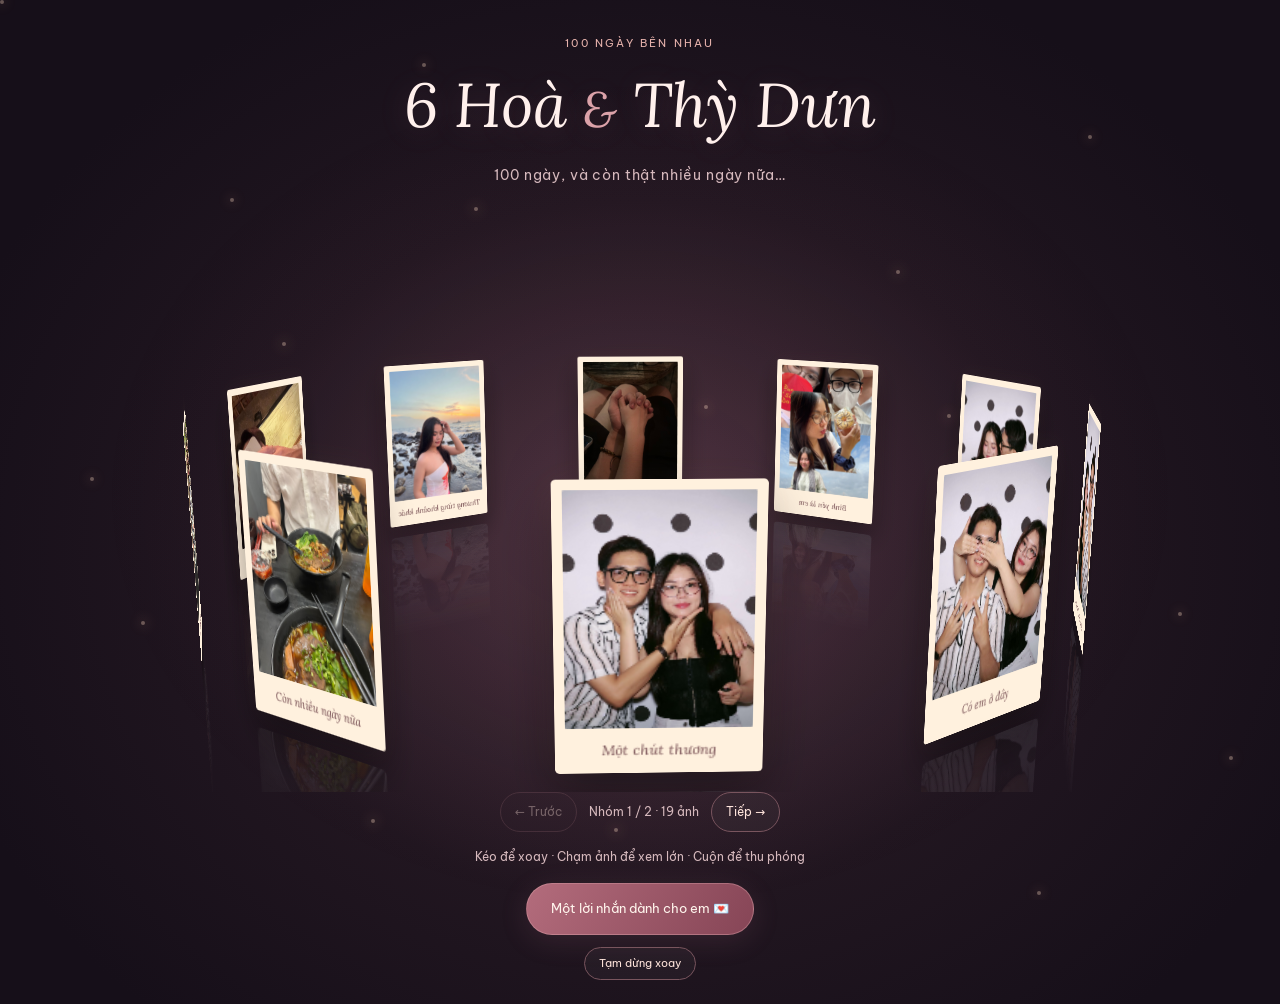
<file: index.html>
<!DOCTYPE html>
<html lang="vi">
<head>
    <meta charset="UTF-8">
    <meta name="viewport" content="width=device-width, initial-scale=1.0">
    <meta name="theme-color" content="#160f19">
    <title>6 Hoà và Thỳ Dưn</title>
    <link rel="preconnect" href="https://fonts.googleapis.com">
    <link rel="preconnect" href="https://fonts.gstatic.com" crossorigin>
    <link href="https://fonts.googleapis.com/css2?family=Be+Vietnam+Pro:wght@400;500;600&family=Lora:ital,wght@0,400;1,400;1,500&display=swap" rel="stylesheet">
    <link rel="stylesheet" href="style.css">
    <script src="photos.js" defer></script>
    <script src="script.js" defer></script>
</head>
<body>
    <div class="ambience" aria-hidden="true"></div>
    <header class="anniversary">
        <p class="eyebrow">100 ngày bên nhau</p>
        <h1>6 Hoà <span>&amp;</span> Thỳ Dưn</h1>
        <!-- Điền ngày thật, ví dụ: <time datetime="2024-02-14">14.02.2024</time> -->
        <p class="anniversary-date">100 ngày, và còn thật nhiều ngày nữa…</p>
    </header>
    <main id="perspective" aria-label="Album ảnh kỷ niệm" aria-describedby="album-tips">
        <div id="wrap"></div>
    </main>
    <footer class="controls">
        <nav id="album-groups" aria-label="Chọn nhóm ảnh" hidden>
            <button id="previous-group" type="button" aria-label="Nhóm ảnh trước">← Trước</button>
            <span id="group-status" role="status"></span>
            <button id="next-group" type="button" aria-label="Nhóm ảnh tiếp theo">Tiếp →</button>
        </nav>
        <p id="album-tips">Kéo để xoay · Chạm ảnh để xem lớn · Cuộn để thu phóng</p>
        <button id="open-letter" type="button">Một lời nhắn dành cho em 💌</button>
        <button id="toggle-motion" type="button" aria-pressed="false">Tạm dừng xoay</button>
    </footer>
    <dialog id="modal" aria-label="Ảnh kỷ niệm phóng lớn">
        <button id="close-modal" type="button" aria-label="Đóng ảnh">×</button>
        <img id="modal-img" alt="">
        <p id="modal-caption"></p>
    </dialog>
    <dialog id="letter" aria-labelledby="letter-title">
        <article class="letter-paper">
            <button id="close-letter" class="close-letter" type="button" aria-label="Đóng thư">×</button>
            <p class="eyebrow">Một chút thương gửi em</p>
            <h2 id="letter-title">Gửi Thỳ Dưn,</h2>
            <!-- Nội dung thư mẫu: thay bằng lời nhắn của riêng hai bạn. -->
            <p>100 ngày có em, những điều bình thường cũng trở nên đáng nhớ. Cảm ơn baxa vì những nụ cười, những lần lắng nghe và những khoảnh khắc ở cạnh nhau.</p>
            <p>Mong rằng sau này, chúng mình vẫn dành cho nhau cơ hội để dịu dàng như hôm nay. Cùng thêm thật nhiều tấm ảnh, thật nhiều câu chuyện và nhiều ngày bên nhau.</p>
            <p class="signature">Thương baxa,<br>6 Hoà ♡</p>
        </article>
    </dialog>
</body>
</html>
</file>
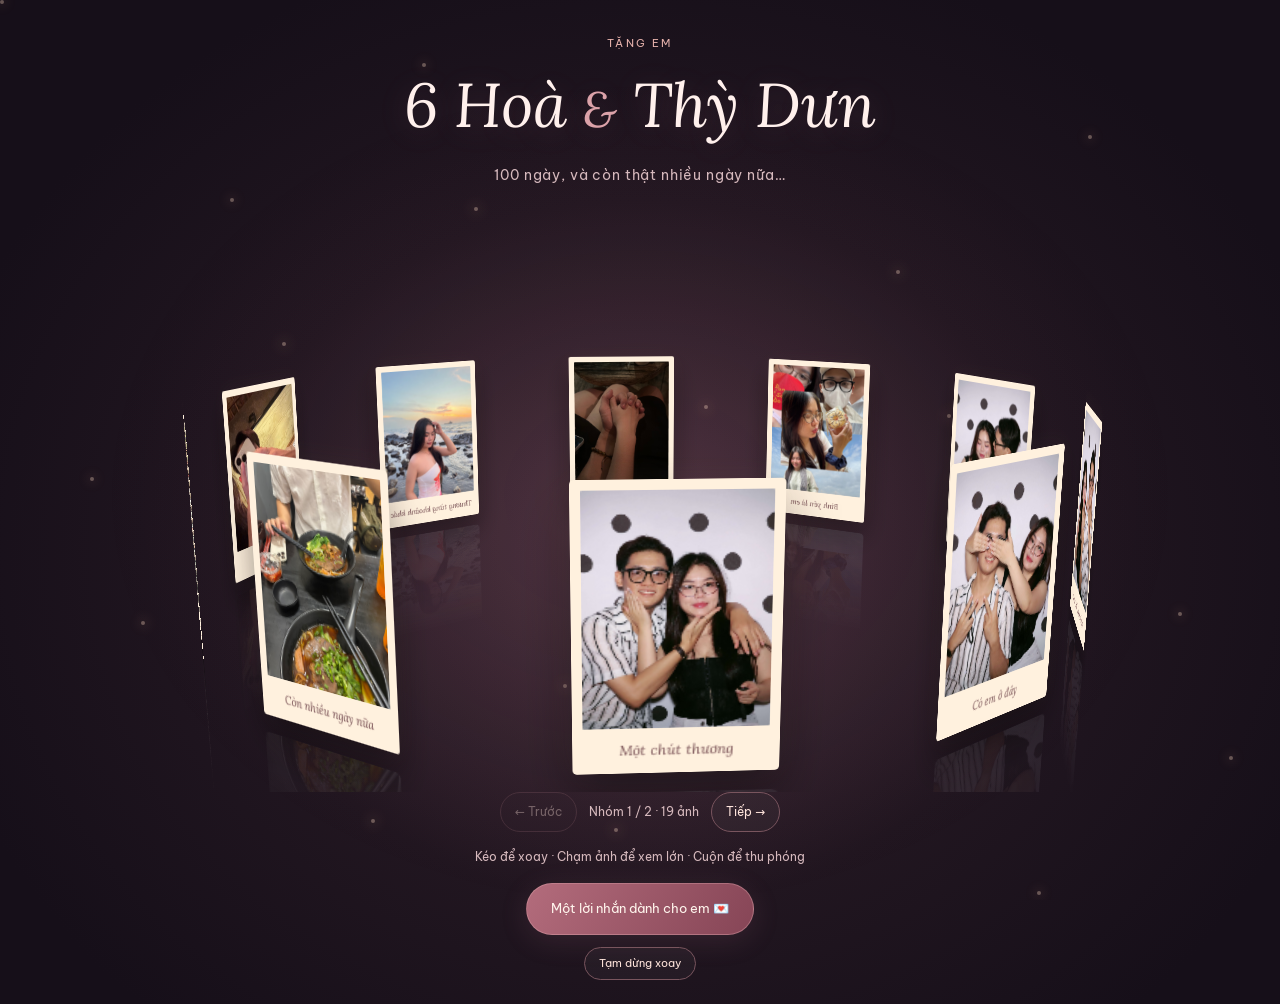
<file: index2.html>
<!DOCTYPE html>
<html lang="vi">
<head>
    <meta charset="UTF-8">
    <meta name="viewport" content="width=device-width, initial-scale=1.0">
    <meta name="theme-color" content="#160f19">
    <title>6 Hoà và Thỳ Dưn</title>
    <link rel="preconnect" href="https://fonts.googleapis.com">
    <link rel="preconnect" href="https://fonts.gstatic.com" crossorigin>
    <link href="https://fonts.googleapis.com/css2?family=Be+Vietnam+Pro:wght@400;500;600&family=Lora:ital,wght@0,400;1,400;1,500&display=swap" rel="stylesheet">
    <link rel="stylesheet" href="style.css">
    <script src="photos.js" defer></script>
    <script src="script.js" defer></script>
</head>
<body>
    <div class="ambience" aria-hidden="true"></div>
    <header class="anniversary">
        <p class="eyebrow">Tặng em</p>
        <h1>6 Hoà <span>&amp;</span> Thỳ Dưn</h1>
        <!-- Điền ngày thật, ví dụ: <time datetime="2024-02-14">14.02.2024</time> -->
        <p class="anniversary-date">100 ngày, và còn thật nhiều ngày nữa…</p>
    </header>
    <main id="perspective" aria-label="Album ảnh kỷ niệm" aria-describedby="album-tips">
        <div id="wrap"></div>
    </main>
    <footer class="controls">
        <nav id="album-groups" aria-label="Chọn nhóm ảnh" hidden>
            <button id="previous-group" type="button" aria-label="Nhóm ảnh trước">← Trước</button>
            <span id="group-status" role="status"></span>
            <button id="next-group" type="button" aria-label="Nhóm ảnh tiếp theo">Tiếp →</button>
        </nav>
        <p id="album-tips">Kéo để xoay · Chạm ảnh để xem lớn · Cuộn để thu phóng</p>
        <button id="open-letter" type="button">Một lời nhắn dành cho em 💌</button>
        <button id="toggle-motion" type="button" aria-pressed="false">Tạm dừng xoay</button>
    </footer>
    <dialog id="modal" aria-label="Ảnh kỷ niệm phóng lớn">
        <button id="close-modal" type="button" aria-label="Đóng ảnh">×</button>
        <img id="modal-img" alt="">
        <p id="modal-caption"></p>
    </dialog>
    <dialog id="letter" aria-labelledby="letter-title">
        <article class="letter-paper">
            <button id="close-letter" class="close-letter" type="button" aria-label="Đóng thư">×</button>
            <p class="eyebrow">Một chút thương gửi em</p>
            <h2 id="letter-title">Gửi Thỳ Dưn,</h2>
            <!-- Nội dung thư mẫu: thay bằng lời nhắn của riêng hai bạn. -->
            <p>100 ngày có em, những điều bình thường cũng trở nên đáng nhớ. Cảm ơn baxa vì những nụ cười, những lần lắng nghe và những khoảnh khắc ở cạnh nhau.</p>
            <p>Mong rằng sau này, chúng mình vẫn dành cho nhau cơ hội để dịu dàng như hôm nay. Cùng thêm thật nhiều tấm ảnh, thật nhiều câu chuyện và nhiều ngày bên nhau.</p>
            <p class="signature">Thương baxa,<br>6 Hoà ♡</p>
        </article>
    </dialog>
</body>
</html>
</file>
<file: style.css>
* { box-sizing: border-box; }
:root { color-scheme: dark; font-family: system-ui, sans-serif; background: #160f19; color: #fff0ec; }
body { margin: 0; min-height: 100svh; overflow-x: hidden; background: radial-gradient(ellipse at 50% 55%, #49303d 0, #211620 45%, #160f19 80%); }
.anniversary { position: relative; z-index: 2; text-align: center; padding: 36px 20px 0; }
.eyebrow { margin: 0 0 12px; color: #e6b2ac; font-size: 11px; letter-spacing: .2em; text-transform: uppercase; }
h1 { margin: 0; font-family: Georgia, serif; font-weight: 400; font-size: clamp(28px, 5vw, 52px); }
.anniversary-date { color: #d6b9bd; font-size: 14px; letter-spacing: .06em; }
#perspective { height: max(340px, calc(100svh - 250px)); width: 100%; display: flex; align-items: center; justify-content: center; perspective: 1200px; position: relative; touch-action: pan-y pinch-zoom; overflow: hidden; }
#wrap { position: relative; width: 0; height: 0; transform-style: preserve-3d; transform: rotateX(-12deg); }
.photo { position: absolute; width: 140px; height: 180px; left: -70px; top: -90px; padding: 0; border: 3px solid #f5dfd7; border-radius: 9px; background: #33222d; cursor: pointer; transform-style: preserve-3d; touch-action: none; box-shadow: 0 12px 28px #0005; }
.photo img { display: block; width: 100%; height: 100%; object-fit: cover; border-radius: 5px; user-select: none; }
.photo .reflection { position: absolute; top: calc(100% + 14px); left: 0; transform: scaleY(-1); opacity: .22; mask-image: linear-gradient(to top, #000, transparent 75%); pointer-events: none; }
button { font: inherit; }
button:focus-visible { outline: 3px solid #ffd3aa; outline-offset: 6px; }
.controls { position: relative; z-index: 2; text-align: center; padding: 0 16px 24px; color: #d6b9bd; font-size: 12px; }
#toggle-motion { border: 1px solid #79555e; border-radius: 24px; padding: 9px 18px; color: #ffe5dc; background: #ffffff08; cursor: pointer; }
#modal { position: fixed; inset: 0; width: 100%; max-width: none; height: 100%; max-height: none; margin: 0; padding: 64px 20px 28px; border: 0; background: #120d15f5; color: #fff0ec; }
#modal[open] { display: flex; flex-direction: column; align-items: center; justify-content: center; }
#modal::backdrop { background: #000b; }
#modal-img { max-width: 100%; max-height: calc(100dvh - 150px); object-fit: contain; border-radius: 10px; box-shadow: 0 16px 60px #0006; }
#modal-caption { font-size: 13px; color: #d6b9bd; }
#close-modal { position: absolute; top: 12px; right: 16px; width: 44px; height: 44px; border: 1px solid #79555e; border-radius: 50%; background: #33222d; color: white; font-size: 30px; cursor: pointer; }
@media (max-width: 600px) { .anniversary { padding-top: 28px; } .photo { width: 100px; height: 136px; left: -50px; top: -68px; } }
@media (prefers-reduced-motion: no-preference) { #modal[open] #modal-img { animation: reveal .2s ease-out; } @keyframes reveal { from { opacity: 0; transform: scale(.96); } to { opacity: 1; transform: scale(1); } } }

/* Typography and keepsake details */
:root { font-family: 'Be Vietnam Pro', system-ui, sans-serif; }
h1, h2, .signature { font-family: 'Lora', Georgia, serif; font-style: italic; }
h1 { font-size: clamp(30px, 5.5vw, 62px); line-height: 1.4; text-shadow: 0 4px 32px #f2adbb28; }
h1 span { color: #dba2a9; font-size: .8em; }
.anniversary-date { font-size: clamp(11px, 2.6vw, 14px); line-height: 1.8; }
#perspective { height: max(360px, calc(100svh - 310px)); }
.photo { height: 202px; top: -101px; padding: 7px 7px 0; border: 0; border-radius: 3px; background: #fff1de; box-shadow: 0 18px 35px #0006, 0 0 24px #f5b8b010; }
.photo > img:not(.reflection) { height: calc(100% - 32px); border-radius: 1px; }
.photo-caption { display: flex; align-items: center; justify-content: center; height: 32px; color: #72494e; font-family: 'Lora', Georgia, serif; font-style: italic; font-size: 10px; white-space: nowrap; }
.photo .reflection { height: calc(100% - 32px); opacity: .12; }
.controls { max-width: 640px; margin: auto; line-height: 1.8; }
#open-letter { display: block; margin: 16px auto 12px; border: 1px solid #dba2a96b; border-radius: 30px; padding: 13px 24px; background: linear-gradient(120deg, #b36c7c, #864556); box-shadow: 0 6px 28px #bd768b25; color: #fff5ed; cursor: pointer; font-size: 13px; }
#toggle-motion { font-size: 11px; padding: 6px 14px; }
.ambience { position: fixed; inset: 0; overflow: hidden; pointer-events: none; background: radial-gradient(ellipse at 50% 55%, #e78a9b12, transparent 60%); }
.firefly { position: absolute; width: 4px; height: 4px; border-radius: 50%; background: #ffdbc1; box-shadow: 0 0 12px 3px #e9ae8555; opacity: .35; }
body { isolation: isolate; }
.ambience { z-index: -1; }
.shooting-star {
    position: absolute;
    width: clamp(80px, 15vw, 180px);
    height: 2px;
    border-radius: 100%;
    background: linear-gradient(to right, transparent, #efb9cc88 65%, #fff3df);
    filter: drop-shadow(0 0 5px #f4bacb);
    transform: rotate(38deg);
    transform-origin: right center;
    opacity: 0;
}
.shooting-star::after {
    content: '';
    position: absolute;
    right: -1px;
    top: -1px;
    width: 4px;
    height: 4px;
    border-radius: 50%;
    background: #fff3df;
    box-shadow: 0 0 8px #ffe0cf;
}
.touch-heart { position: fixed; pointer-events: none; color: #f0a5b4; z-index: 5; font-size: 24px; animation: heart-rise 1.3s ease-out forwards; }
#modal { background: #120d15cc; backdrop-filter: blur(12px); }
#modal-img { border: 7px solid #fff1de; border-radius: 3px; }
#letter { width: min(540px, calc(100% - 32px)); max-height: calc(100svh - 48px); padding: 0; border: 0; border-radius: 8px; background: #fff3e4; color: #62434b; box-shadow: 0 24px 100px #0006; }
#letter::backdrop { background: #120d15bb; backdrop-filter: blur(10px); }
.letter-paper { position: relative; padding: 48px clamp(24px, 6vw, 48px) 32px; background: linear-gradient(135deg, #fff9ef, #f7e4d6); }
.letter-paper .eyebrow { color: #9c6371; font-size: 10px; }
.letter-paper h2 { font-size: 30px; font-weight: 400; }
.letter-paper p { font-size: 14px; line-height: 2; }
.letter-paper .signature { font-size: 22px; text-align: right; color: #a56173; }
.close-letter { position: absolute; top: 8px; right: 10px; width: 44px; height: 44px; border: 0; background: transparent; color: #81505e; font-size: 28px; cursor: pointer; }
@media (max-width: 600px) {
    .photo { height: 158px; top: -79px; padding: 5px 5px 0; }
    .photo-caption { font-size: 8px; height: 27px; }
    .photo > img:not(.reflection), .photo .reflection { height: calc(100% - 27px); }
    .controls { font-size: 10px; }
}
@media (prefers-reduced-motion: no-preference) {
    .shooting-star { animation: meteor-flight var(--meteor-duration) linear var(--meteor-delay) infinite; }
    .firefly { animation: drift var(--duration) ease-in-out var(--delay) infinite alternate; }
    #modal[open] { animation: fade-in .3s ease-out; }
    #modal[open] #modal-img { animation: reveal .4s cubic-bezier(.2,.7,.2,1); }
    #letter[open] { animation: reveal .4s ease-out; }
    #open-letter, .photo { transition: box-shadow .25s ease, filter .25s ease; }
    #open-letter:hover { filter: brightness(1.12); box-shadow: 0 8px 36px #bd768b55; }
    .photo:hover { box-shadow: 0 20px 40px #0007, 0 0 24px #f5b8b044; }
}
.motion-paused .firefly { animation-play-state: paused; }
.motion-paused .shooting-star { animation-play-state: paused; }
@keyframes meteor-flight {
    0% { opacity: 0; transform: translate3d(-12vw, -9.4vw, 0) rotate(38deg); }
    2% { opacity: .8; }
    20% { opacity: .6; }
    28%, 100% { opacity: 0; transform: translate3d(42vw, 32.8vw, 0) rotate(38deg); }
}
@media (max-width: 600px) { .shooting-star:nth-child(n + 9) { display: none; } }
@keyframes drift { from { transform: translate(-12px, 20px); opacity: .15; } to { transform: translate(22px, -35px); opacity: .7; } }
@keyframes heart-rise { from { transform: translate(-50%, -50%) scale(.6); opacity: 1; } to { transform: translate(-50%, -110px) rotate(15deg) scale(1.3); opacity: 0; } }
@keyframes fade-in { from { opacity: 0; } to { opacity: 1; } }
@media (prefers-reduced-motion: reduce) { .touch-heart { display: none; } }

#album-groups:not([hidden]) { display: flex; align-items: center; justify-content: center; gap: 12px; flex-wrap: wrap; margin-bottom: 14px; }
#album-groups button { border: 1px solid #79555e; border-radius: 24px; padding: 8px 14px; color: #ffe5dc; background: #ffffff08; cursor: pointer; }
#album-groups button:disabled { opacity: .35; cursor: default; }
.photo-caption { overflow: hidden; text-overflow: ellipsis; display: block; line-height: 32px; }
@media (max-width: 600px) { .photo-caption { line-height: 27px; } }
</file>
